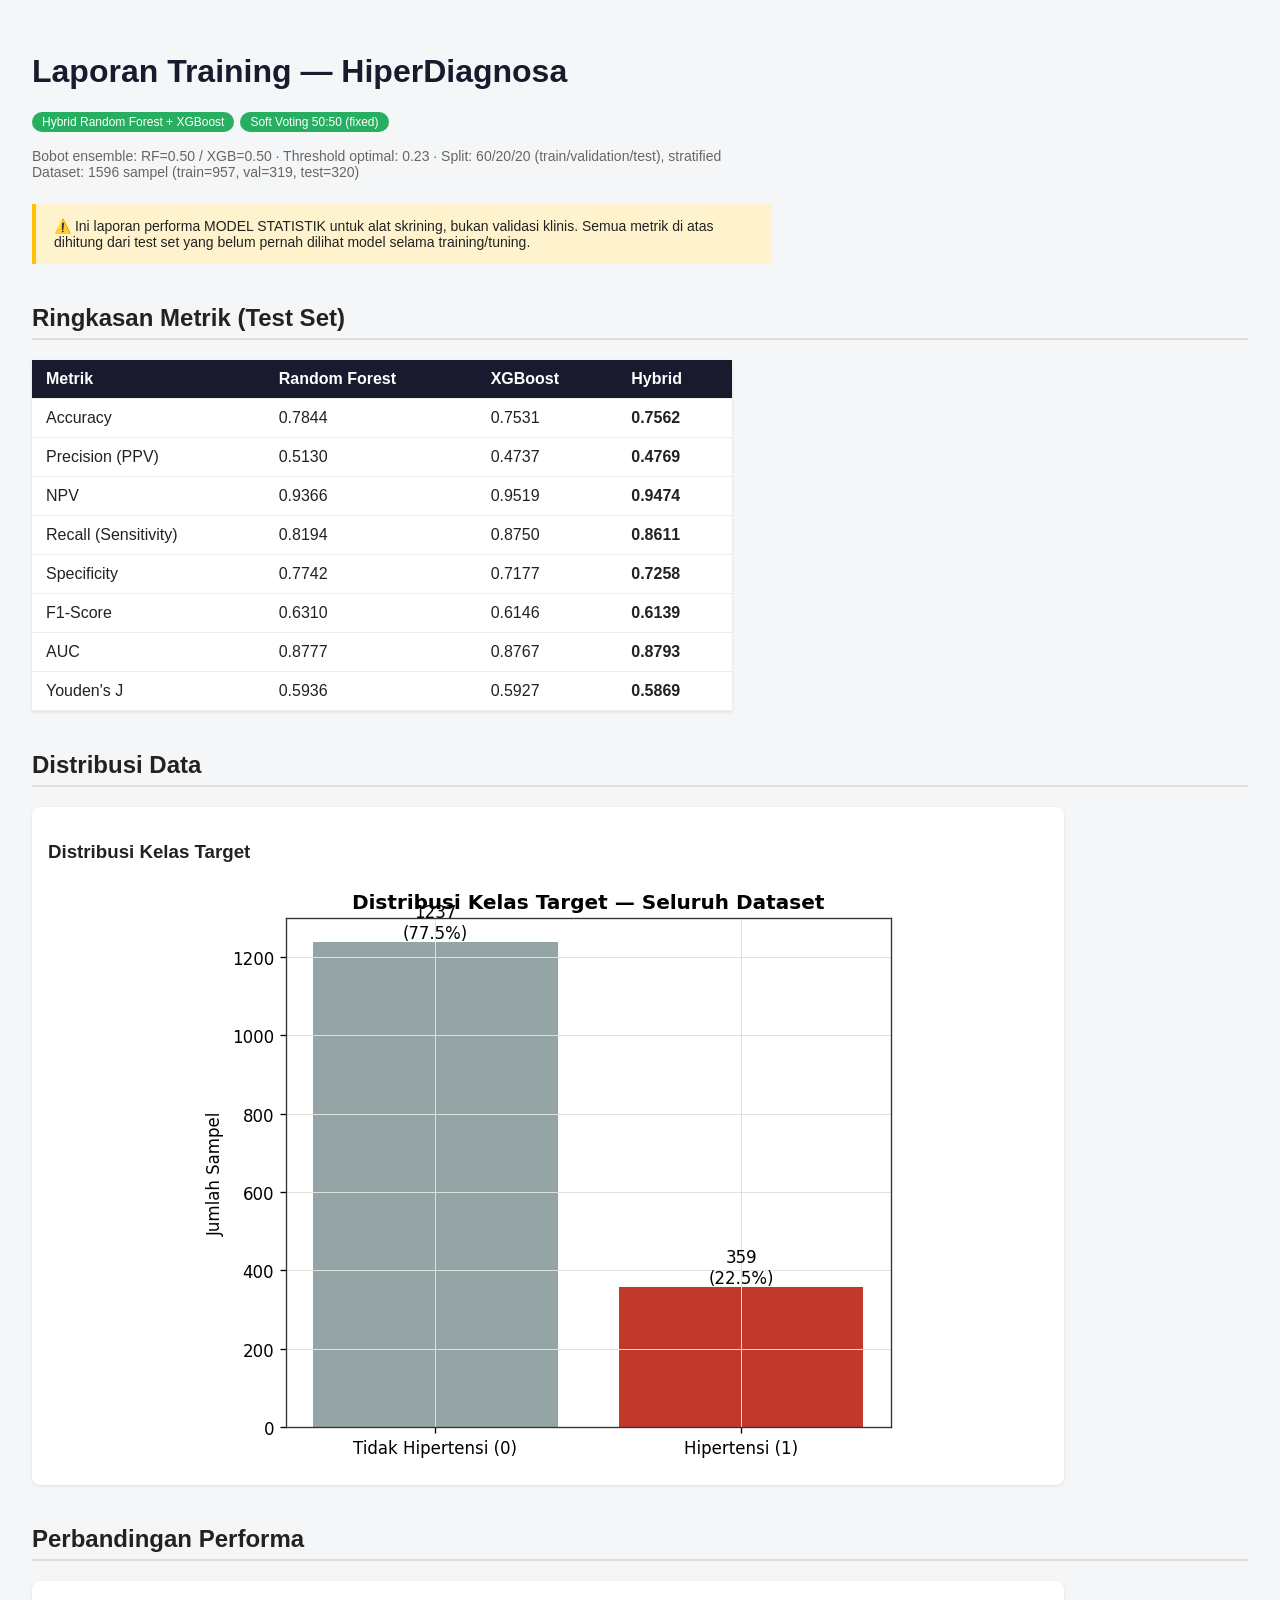
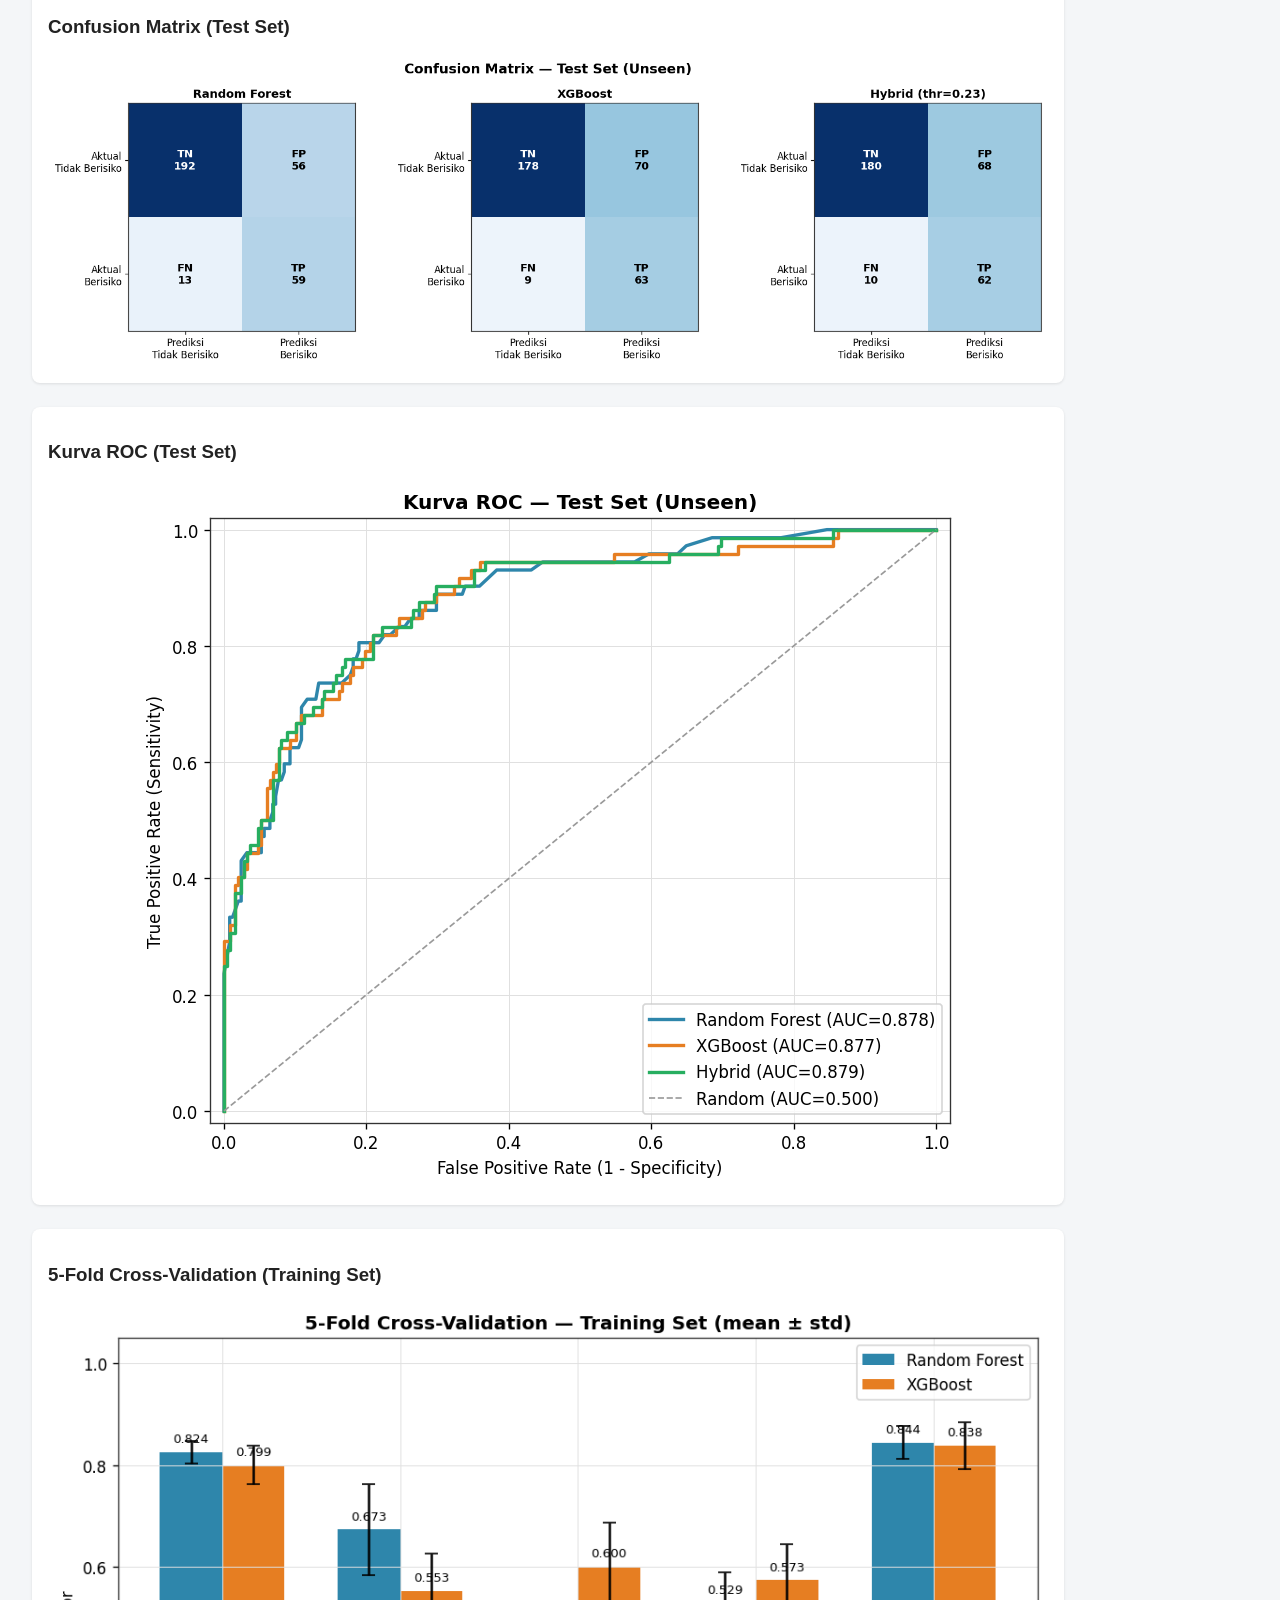
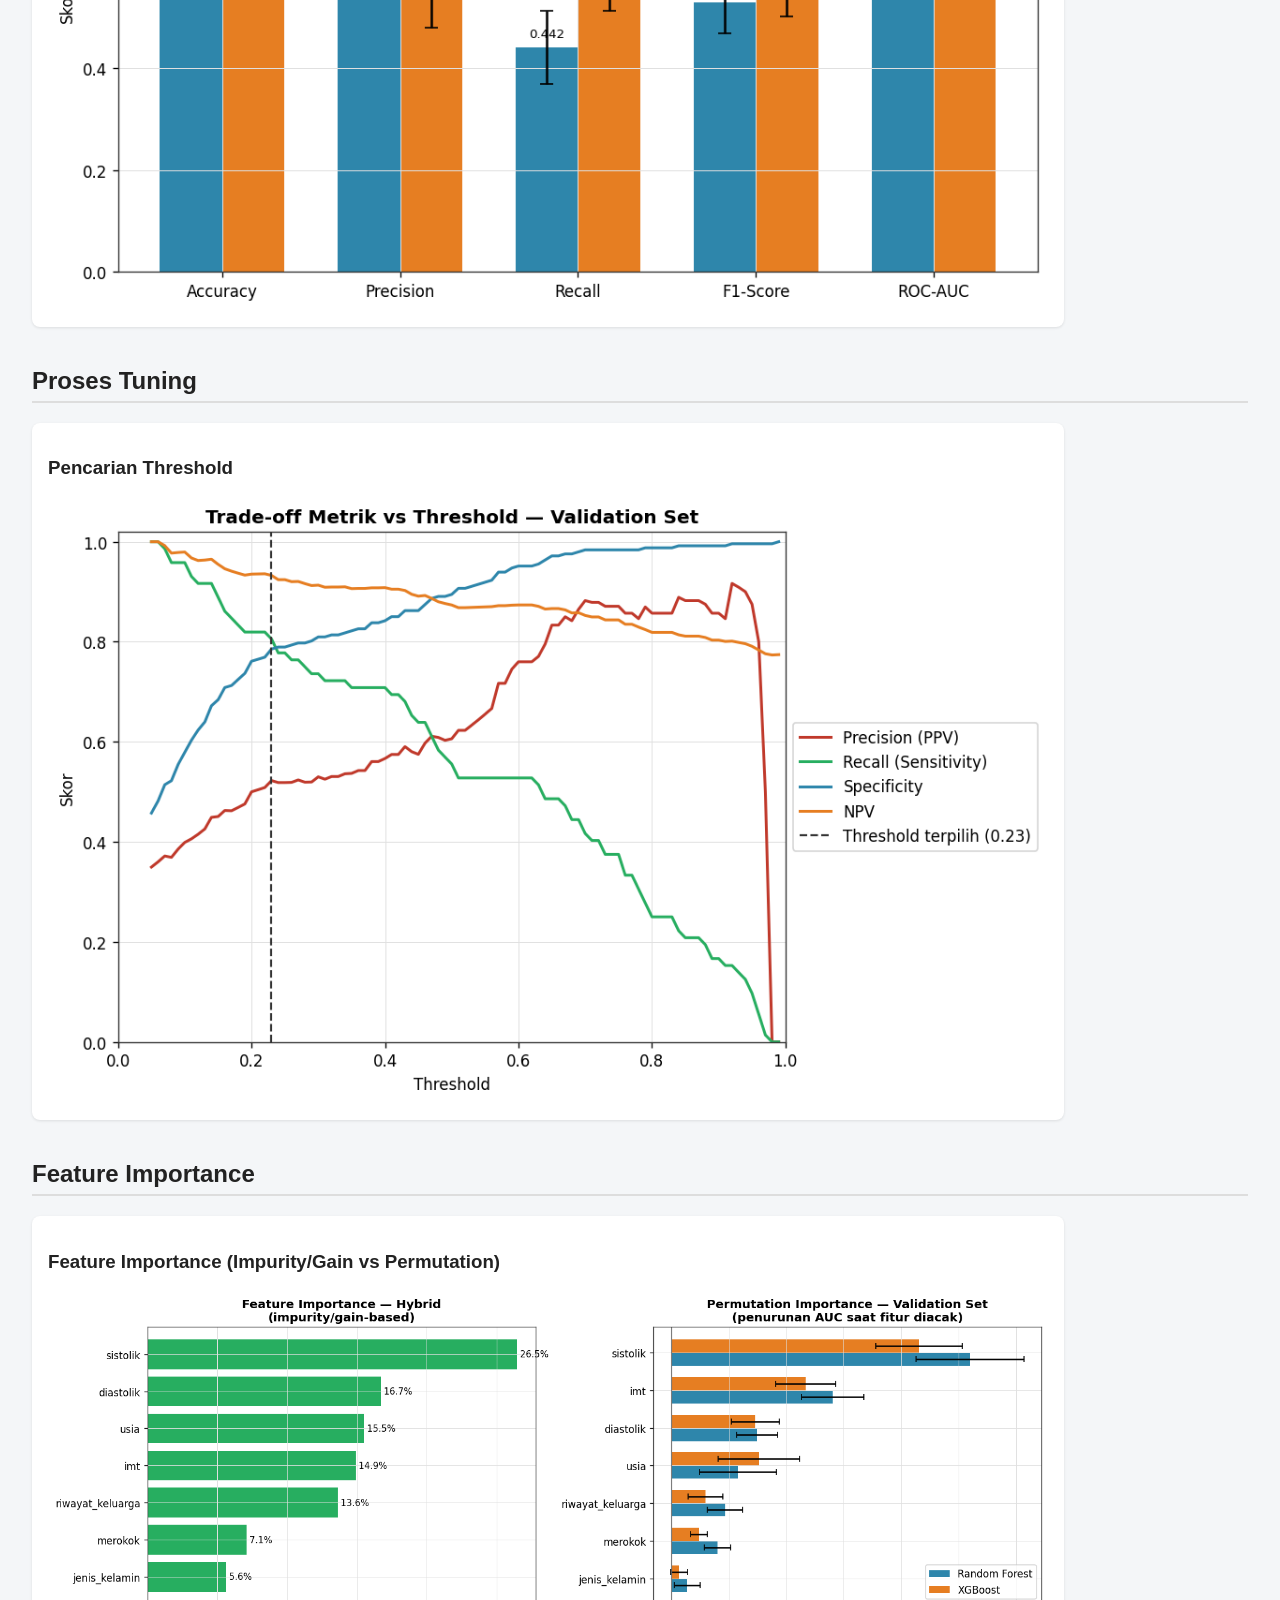
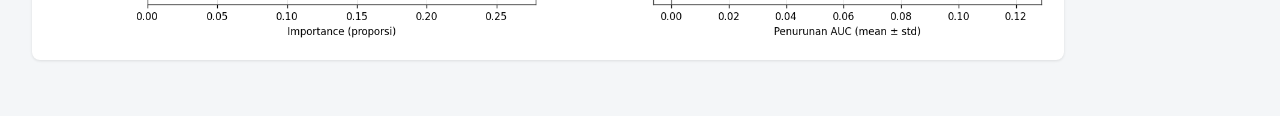
<file: reports/summary_report.html>
<!DOCTYPE html><html lang="id"><head><meta charset="UTF-8"><title>Laporan Training — HiperDiagnosa Hybrid RF+XGBoost</title><style>body { font-family: -apple-system, Segoe UI, Roboto, sans-serif; margin: 0; padding: 32px; background: #f4f6f8; color: #222; } h1 { color: #1a1a2e; } h2 { margin-top: 40px; border-bottom: 2px solid #ddd; padding-bottom: 6px; } .meta { color: #666; font-size: 14px; margin-bottom: 24px; } .badge { display: inline-block; background: #27AE60; color: white; padding: 3px 10px; border-radius: 12px; font-size: 12px; margin-right: 6px; } table { border-collapse: collapse; width: 100%; max-width: 700px; background: white; box-shadow: 0 1px 3px rgba(0,0,0,0.1); } th, td { padding: 10px 14px; text-align: left; border-bottom: 1px solid #eee; } th { background: #1a1a2e; color: white; } tr:hover { background: #f9f9f9; } .chart { background: white; padding: 16px; margin-bottom: 24px; border-radius: 8px; box-shadow: 0 1px 3px rgba(0,0,0,0.1); max-width: 1000px; } .chart img { max-width: 100%; height: auto; display: block; margin: 0 auto; } .disclaimer { background: #fff3cd; border-left: 4px solid #ffc107; padding: 14px 18px; margin: 20px 0; max-width: 700px; font-size: 14px; }</style></head><body><h1>Laporan Training — HiperDiagnosa</h1><div class="meta"><span class="badge">Hybrid Random Forest + XGBoost</span><span class="badge">Soft Voting 50:50 (fixed)</span><br><br>Bobot ensemble: RF=0.50 / XGB=0.50 &middot; Threshold optimal: 0.23 &middot; Split: 60/20/20 (train/validation/test), stratified<br>Dataset: 1596 sampel (train=957, val=319, test=320)</div><div class="disclaimer">⚠️ Ini laporan performa MODEL STATISTIK untuk alat skrining, bukan validasi klinis. Semua metrik di atas dihitung dari test set yang belum pernah dilihat model selama training/tuning.</div><h2>Ringkasan Metrik (Test Set)</h2><table><tr><th>Metrik</th><th>Random Forest</th><th>XGBoost</th><th>Hybrid</th></tr><tr><td>Accuracy</td><td>0.7844</td><td>0.7531</td><td><b>0.7562</b></td></tr><tr><td>Precision (PPV)</td><td>0.5130</td><td>0.4737</td><td><b>0.4769</b></td></tr><tr><td>NPV</td><td>0.9366</td><td>0.9519</td><td><b>0.9474</b></td></tr><tr><td>Recall (Sensitivity)</td><td>0.8194</td><td>0.8750</td><td><b>0.8611</b></td></tr><tr><td>Specificity</td><td>0.7742</td><td>0.7177</td><td><b>0.7258</b></td></tr><tr><td>F1-Score</td><td>0.6310</td><td>0.6146</td><td><b>0.6139</b></td></tr><tr><td>AUC</td><td>0.8777</td><td>0.8767</td><td><b>0.8793</b></td></tr><tr><td>Youden's J</td><td>0.5936</td><td>0.5927</td><td><b>0.5869</b></td></tr></table><h2>Distribusi Data</h2><div class="chart"><h3>Distribusi Kelas Target</h3><img src="00_class_distribution.png" alt="Distribusi Kelas Target"></div><h2>Perbandingan Performa</h2><div class="chart"><h3>Confusion Matrix (Test Set)</h3><img src="01_confusion_matrices.png" alt="Confusion Matrix (Test Set)"></div><div class="chart"><h3>Kurva ROC (Test Set)</h3><img src="02_roc_curves.png" alt="Kurva ROC (Test Set)"></div><div class="chart"><h3>5-Fold Cross-Validation (Training Set)</h3><img src="06_cross_validation_comparison.png" alt="5-Fold Cross-Validation (Training Set)"></div><h2>Proses Tuning</h2><div class="chart"><h3>Pencarian Threshold</h3><img src="05_threshold_search.png" alt="Pencarian Threshold"></div><h2>Feature Importance</h2><div class="chart"><h3>Feature Importance (Impurity/Gain vs Permutation)</h3><img src="03_feature_importance.png" alt="Feature Importance (Impurity/Gain vs Permutation)"></div></body></html>
</file>
